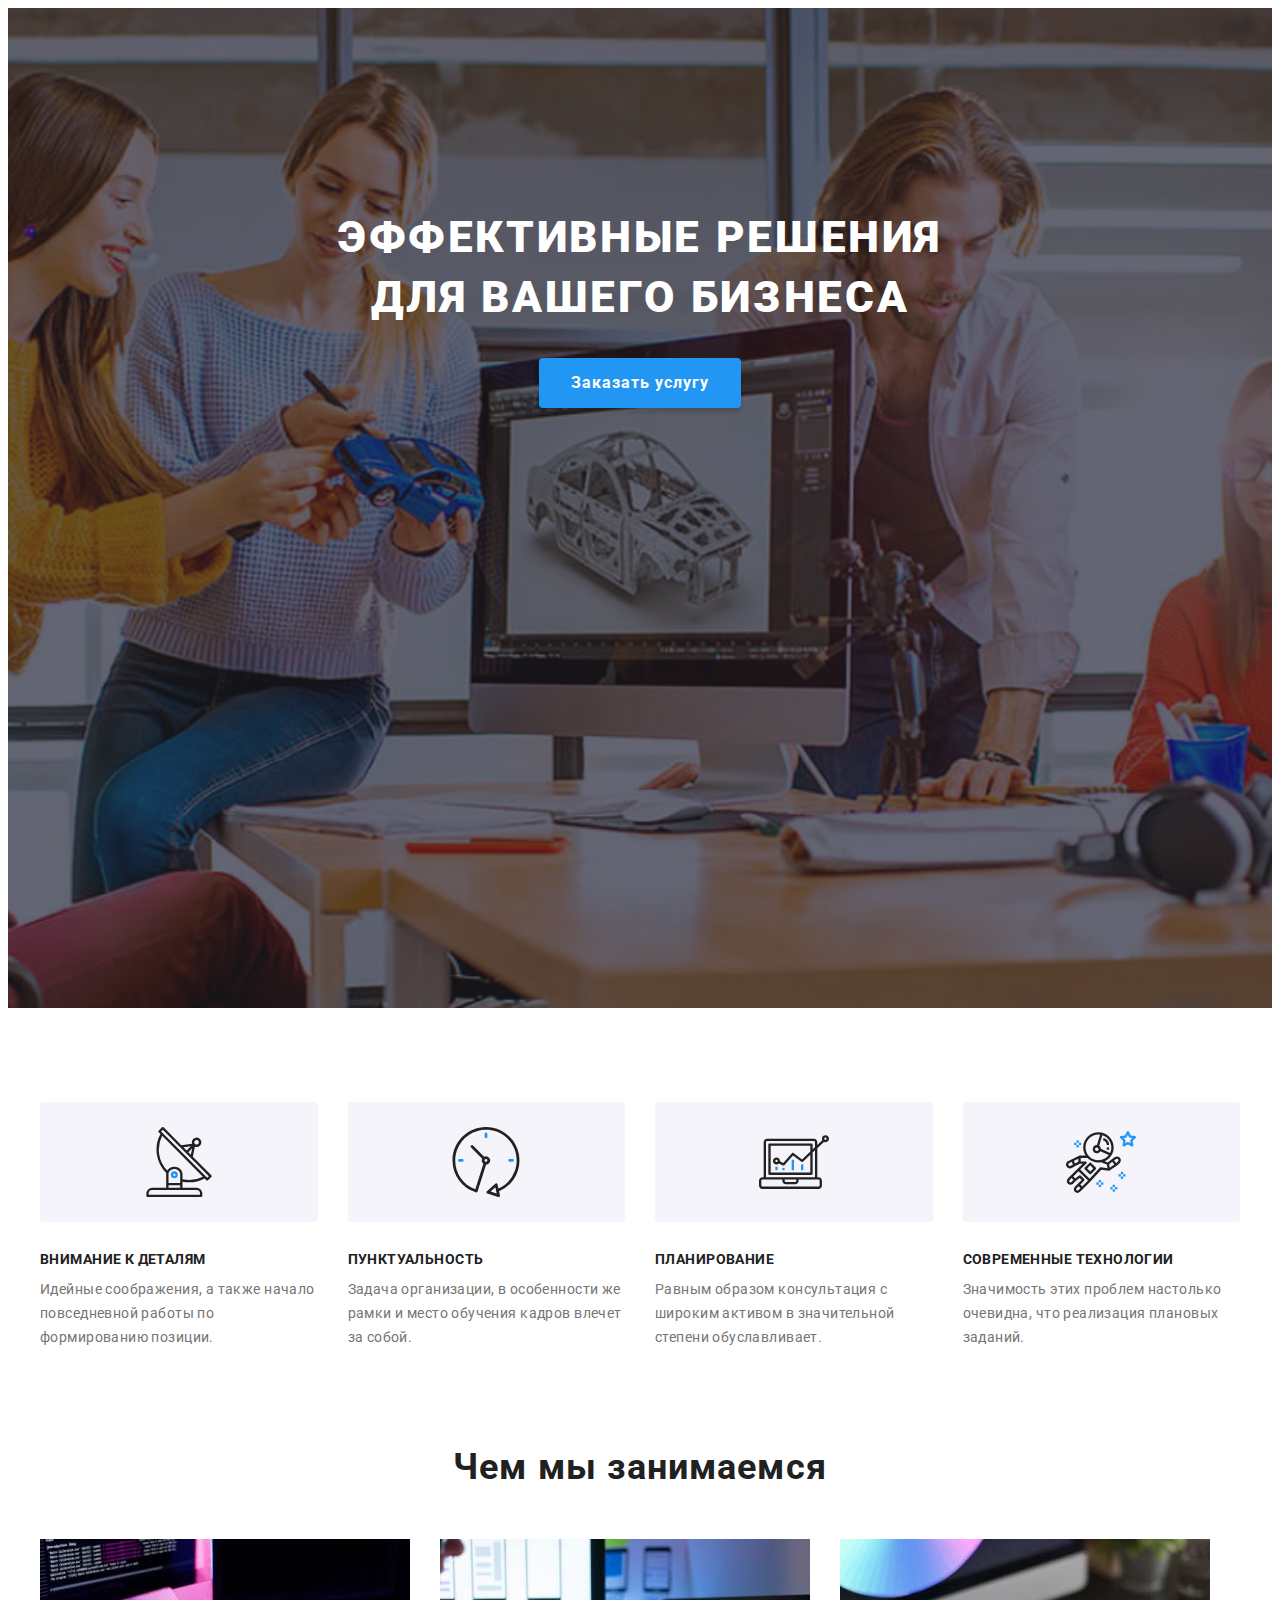
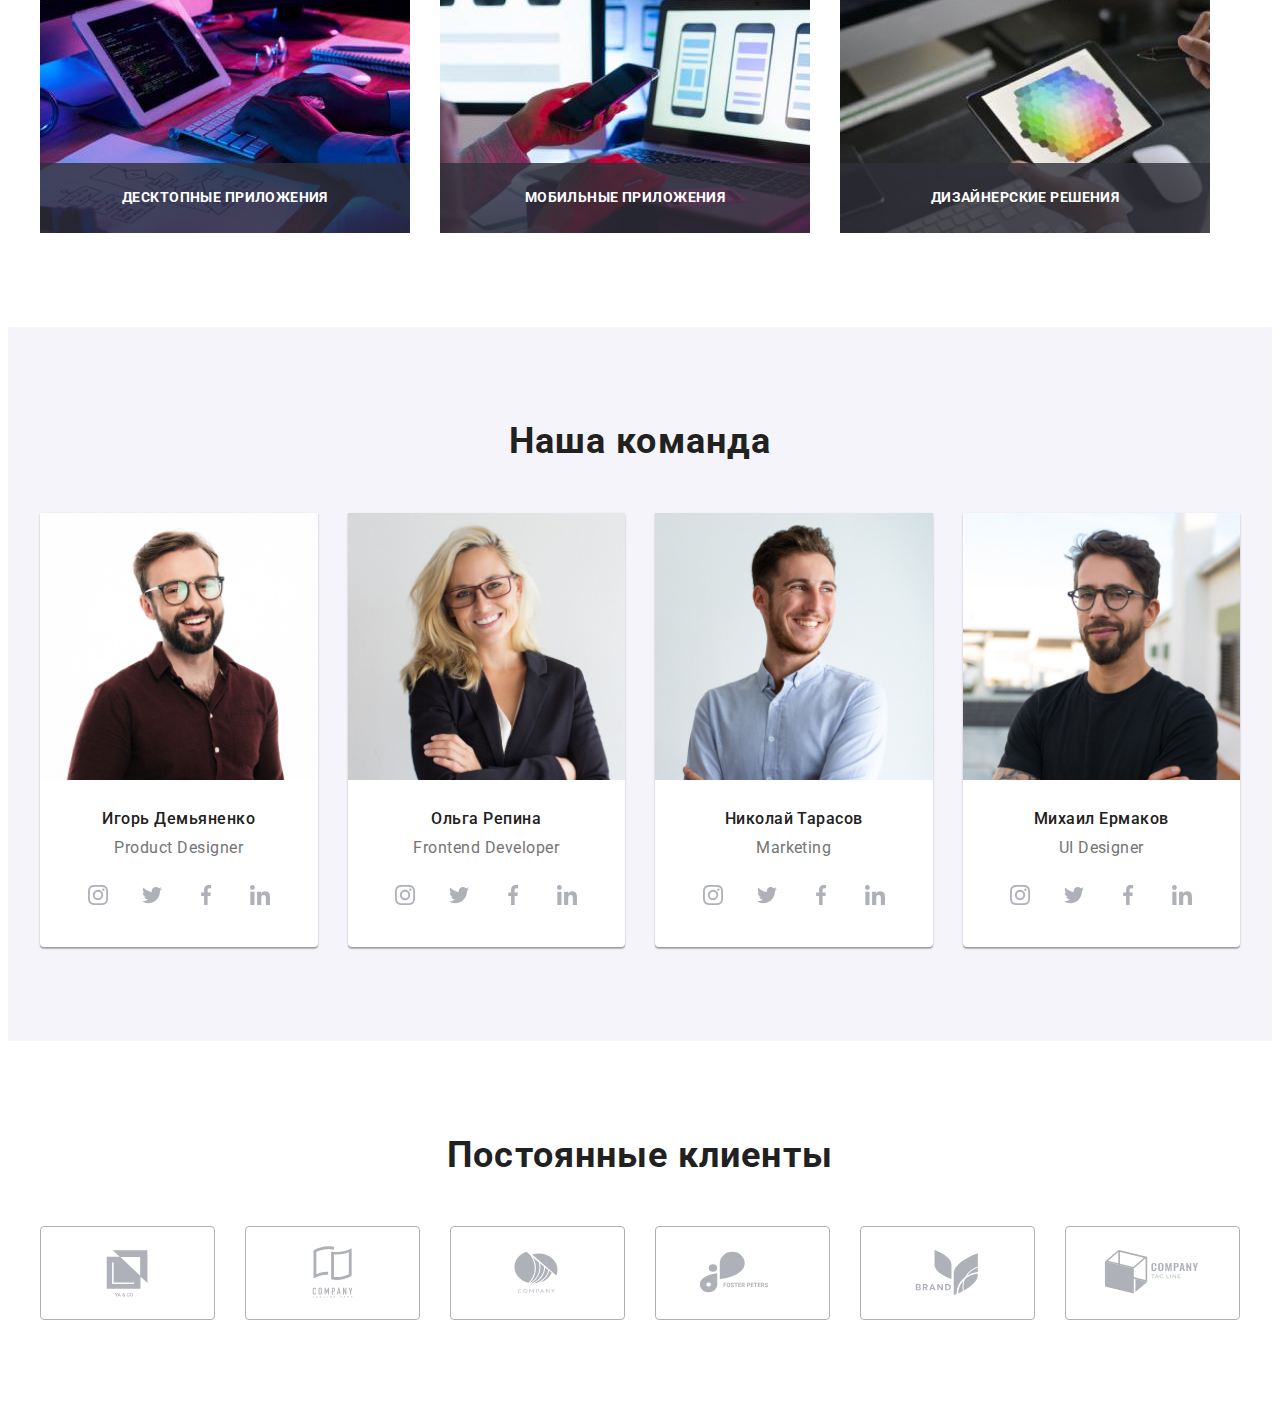
<file: index.html>
<!DOCTYPE html>
<html lang="en">
  <head>
    <meta charset="UTF-8" />
    <meta http-equiv="X-UA-Compatible" content="IE=edge" />
    <meta name="viewport" content="width=device-width, initial-scale=1.0" />
    <title>WebStudio</title>
    <link rel="preconnect" href="https://fonts.googleapis.com" />
    <link rel="preconnect" href="https://fonts.gstatic.com" crossorigin />
    <link
      href="https://fonts.googleapis.com/css2?family=Raleway:wght@700&family=Roboto:wght@400;500;700;900&display=swap"
      rel="stylesheet"
    />
    <link
      rel="stylesheet"
      href="https://cdnjs.cloudflare.com/ajax/libs/modern-normalize/1.1.0/modern-normalize.min.css"
      integrity="sha512-wpPYUAdjBVSE4KJnH1VR1HeZfpl1ub8YT/NKx4PuQ5NmX2tKuGu6U/JRp5y+Y8XG2tV+wKQpNHVUX03MfMFn9Q=="
      crossorigin="anonymous"
      referrerpolicy="no-referrer"
    />
    <link rel="stylesheet" href="./css/main.min.css" />
  </head>
  <body>
    <!-- <header class="header">
      <div class="container header-container">
        <a href="./index.html" class="studio"
          ><span class="web">Web</span>Studio</a
        >
        <nav class="navigation">
          <ul class="navigation__list list">
            <li class="navigation__item">
              <a href="./index.html" class="navigation__link current">Студия</a>
            </li>
            <li class="navigation__item">
              <a href="./portfolio.html" class="navigation__link">Портфолио</a>
            </li>
            <li class="navigation__item">
              <a href="" class="navigation__link">Контакты</a>
            </li>
          </ul>
        </nav>
        <div class="connect">
          <ul class="connect__list list">
            <li class="connect__item">
              <a href="mailto:info@devstudio.com" class="connect__mail"
                ><svg class="icon-envolope" width="16" height="16">
                  <use href="./images/icons.svg#icon-envelope"></use></svg
                >info@devstudio.com</a
              >
            </li>
            <li class="connect__item">
              <a href="tel:+380961111111" class="connect__tel"
                ><svg class="icon-tel" width="16" height="16">
                  <use href="./images/icons.svg#icon-smartphone"></use></svg
                >+38 096 111 11 11</a
              >
            </li>
          </ul>
        </div>
      </div>
    </header> -->
    <main>
      <section class="title section">
        <div class="container title-container">
          <h1 class="pre-title">Эффективные решения для вашего бизнеса</h1>
          <button type="button" class="title-btn btn" data-modal-open>
            Заказать услугу
          </button>
        </div>
      </section>
      <section class="description section">
        <div class="container">
          <h2 class="visually-hidden">Описание</h2>
          <ul class="description-list list">
            <li class="description-item">
              <div class="description-icons">
                <svg class="description-icon" width="70" height="70">
                  <use href="./images/icons.svg#icon-antenna"></use>
                </svg>
              </div>
              <h3 class="description-title">Внимание к деталям</h3>
              <p class="description-after-title">
                Идейные соображения, а также начало повседневной работы по
                формированию позиции.
              </p>
            </li>
            <li class="description-item">
              <div class="description-icons">
                <svg class="description-icon" width="70" height="70">
                  <use href="./images/icons.svg#icon-clock"></use>
                </svg>
              </div>
              <h3 class="description-title">Пунктуальность</h3>
              <p class="description-after-title">
                Задача организации, в особенности же рамки и место обучения
                кадров влечет за собой.
              </p>
            </li>
            <li class="description-item">
              <div class="description-icons">
                <svg class="description-icon" width="70" height="70">
                  <use href="./images/icons.svg#icon-diagram"></use>
                </svg>
              </div>
              <h3 class="description-title">Планирование</h3>
              <p class="description-after-title">
                Равным образом консультация с широким активом в значительной
                степени обуславливает.
              </p>
            </li>
            <li class="description-item">
              <div class="description-icons">
                <svg class="description-icon" width="70" height="70">
                  <use href="./images/icons.svg#icon-astronaut"></use>
                </svg>
              </div>
              <h3 class="description-title">Современные технологии</h3>
              <p class="description-after-title">
                Значимость этих проблем настолько очевидна, что реализация
                плановых заданий.
              </p>
            </li>
          </ul>
        </div>
      </section>
      <section class="work section">
        <div class="container">
          <h2 class="work__title work__title--color-dark">Чем мы занимаемся</h2>
          <ul class="picture__list list">
            <li class="picture__item">
              <img
                src="./image/box 1.jpg"
                alt="Пк"
                width="370"
                height="294"
                class=""
              />
              <p class="picture__application picture__application--color-white">
                Десктопные приложения
              </p>
            </li>
            <li class="picture__item">
              <img
                src="./image/box 2.jpg"
                alt="Телефон"
                width="370"
                height="294"
              />
              <p class="picture__application picture__application--color-white">
                Мобильные приложения
              </p>
            </li>
            <li class="picture__item">
              <img
                src="./image/box 3.jpg"
                alt="Планшет"
                width="370"
                height="294"
              />
              <p class="picture__application picture__application--color-white">
                Дизайнерские решения
              </p>
            </li>
          </ul>
        </div>
      </section>
      <section class="team section">
        <div class="container">
          <h2 class="team__title">Наша команда</h2>
          <ul class="card__list list">
            <li class="card__item">
              <picture>
                <source
                  srcset="
                    ./image/ihor-demianenko-desktop.jpg    1x,
                    ./image/ihor-demianenko-desktop@2x.jpg 2x
                  "
                  media="(min-width: 1200px)"
                />
                <source
                  srcset="
                    ./image/ihor-demianenko-tablet.jpg    1x,
                    ./image/ihor-demianenko-tablet@2x.jpg 2x
                  "
                  media="(min-width: 768px)"
                />
                <source
                  srcset="
                    ./image/ihor-demianenko-mobile.jpg    1x,
                    ./image/ihor-demianenko-mobile@2x.jpg 2x
                  "
                  media="(max-width: 767px)"
                />
                <img
                  src="./image/img-1.jpg"
                  alt="Команда"
                  width="270"
                  height="260"
                />
              </picture>

              <div class="card__person-job">
                <h3 class="card__person card__person--color-dark">
                  Игорь Демьяненко
                </h3>
                <p class="card__job-title card__job-title--color-grey">
                  Product Designer
                </p>
                <ul class="socials list">
                  <li class="social__item">
                    <a href="" class="social__link link">
                      <svg class="social__icon" width="20" height="20">
                        <use href="./images/icons.svg#icon-instagram"></use>
                      </svg>
                    </a>
                  </li>
                  <li class="social__item">
                    <a href="" class="social__link link">
                      <svg class="social__icon" width="20" height="20">
                        <use href="./images/icons.svg#icon-twitter"></use>
                      </svg>
                    </a>
                  </li>
                  <li class="social__item">
                    <a href="" class="social__link link">
                      <svg class="social__icon" width="20" height="20">
                        <use href="./images/icons.svg#icon-facebook"></use>
                      </svg>
                    </a>
                  </li>
                  <li class="social__item">
                    <a href="" class="social__link link">
                      <svg class="social__icon" width="20" height="20">
                        <use href="./images/icons.svg#icon-linkedin"></use>
                      </svg>
                    </a>
                  </li>
                </ul>
              </div>
            </li>
            <li class="card__item">
              <picture>
                <source
                  srcset="
                    ./image/olha-repina-desktop.jpg    1x,
                    ./image/olha-repina-desktop@2x.jpg 2x
                  "
                  media="(min-width: 1200px)"
                />
                <source
                  srcset="
                    ./image/olha-repina-tablet.jpg    1x,
                    ./image/olha-repina-tablet@2x.jpg 2x
                  "
                  media="(min-width: 768px)"
                />
                <source
                  srcset="
                    ./image/olha-repina-mobile.jpg    1x,
                    ./image/olha-repina-mobile@2x.jpg 2x
                  "
                  media="(max-width: 767px)"
                />
                <img
                  src="./image/img-2.jpg"
                  alt="Команда"
                  width="270"
                  height="260"
                />
              </picture>
              <div class="card__person-job">
                <h3 class="card__person card__person--color-dark">
                  Ольга Репина
                </h3>
                <p class="card__job-title card__job-title--color-grey">
                  Frontend Developer
                </p>
                <ul class="socials list">
                  <li class="social__item">
                    <a href="" class="social__link link">
                      <svg class="social__icon" width="20" height="20">
                        <use href="./images/icons.svg#icon-instagram"></use>
                      </svg>
                    </a>
                  </li>
                  <li class="social__item">
                    <a href="" class="social__link link">
                      <svg class="social__icon" width="20" height="20">
                        <use href="./images/icons.svg#icon-twitter"></use>
                      </svg>
                    </a>
                  </li>
                  <li class="social__item">
                    <a href="" class="social__link link">
                      <svg class="social__icon" width="20" height="20">
                        <use href="./images/icons.svg#icon-facebook"></use>
                      </svg>
                    </a>
                  </li>
                  <li class="social__item">
                    <a href="" class="social__link link">
                      <svg class="social__icon" width="20" height="20">
                        <use href="./images/icons.svg#icon-linkedin"></use>
                      </svg>
                    </a>
                  </li>
                </ul>
              </div>
            </li>
            <li class="card__item">
              <picture>
                <source
                  srcset="
                    ./image/nikolay-tarasov-desktop.jpg    1x,
                    ./image/nikolay-tarasov-desktop@2x.jpg 2x
                  "
                  media="(min-width: 1200px)"
                />
                <source
                  srcset="
                    ./image/nikolay-tarasov-tablet.jpg    1x,
                    ./image/nikolay-tarasov-tablet@2x.jpg 2x
                  "
                  media="(min-width: 768px)"
                />
                <source
                  srcset="
                    ./image/nikolay-tarasov-mobile.jpg    1x,
                    ./image/nikolay-tarasov-mobile@2x.jpg 2x
                  "
                  media="(max-width: 767px)"
                />
                <img
                  src="./image/img-3.jpg"
                  alt="Команда"
                  width="270"
                  height="260"
                />
              </picture>

              <div class="card__person-job">
                <h3 class="card__person card__person--color-dark">
                  Николай Тарасов
                </h3>
                <p class="card__job-title card__job-title--color-grey">
                  Marketing
                </p>
                <ul class="socials list">
                  <li class="social__item">
                    <a href="" class="social__link link">
                      <svg class="social__icon" width="20" height="20">
                        <use href="./images/icons.svg#icon-instagram"></use>
                      </svg>
                    </a>
                  </li>
                  <li class="social__item">
                    <a href="" class="social__link link">
                      <svg class="social__icon" width="20" height="20">
                        <use href="./images/icons.svg#icon-twitter"></use>
                      </svg>
                    </a>
                  </li>
                  <li class="social__item">
                    <a href="" class="social__link link">
                      <svg class="social__icon" width="20" height="20">
                        <use href="./images/icons.svg#icon-facebook"></use>
                      </svg>
                    </a>
                  </li>
                  <li class="social__item">
                    <a href="" class="social__link link">
                      <svg class="social__icon" width="20" height="20">
                        <use href="./images/icons.svg#icon-linkedin"></use>
                      </svg>
                    </a>
                  </li>
                </ul>
              </div>
            </li>
            <li class="card__item">
              <picture>
                <source
                  srcset="
                    ./image/mikhail-ermakov-desktop.jpg    1x,
                    ./image/mikhail-ermakov-desktop@2x.jpg 2x
                  "
                  media="(min-width: 1200px)"
                />
                <source
                  srcset="
                    ./image/mikhail-ermakov-tablet.jpg    1x,
                    ./image/mikhail-ermakov-tablet@2x.jpg 2x
                  "
                  media="(min-width: 768px)"
                />
                <source
                  srcset="
                    ./image/mikhail-ermakov-mobile.jpg    1x,
                    ./image/mikhail-ermakov-mobile@2x.jpg 2x
                  "
                  media="(max-width: 767px)"
                />
                <img
                  src="./image/img-4.jpg"
                  alt="Команда"
                  width="270"
                  height="260"
                />
              </picture>

              <div class="card__person-job">
                <h3 class="card__person card__person--color-dark">
                  Михаил Ермаков
                </h3>
                <p class="card__job-title card__job-title--color-grey">
                  UI Designer
                </p>
                <ul class="socials list">
                  <li class="social__item">
                    <a href="" class="social__link link">
                      <svg class="social__icon" width="20" height="20">
                        <use href="./images/icons.svg#icon-instagram"></use>
                      </svg>
                    </a>
                  </li>
                  <li class="social__item">
                    <a href="" class="social__link link">
                      <svg class="social__icon" width="20" height="20">
                        <use href="./images/icons.svg#icon-twitter"></use>
                      </svg>
                    </a>
                  </li>
                  <li class="social__item">
                    <a href="" class="social__link link">
                      <svg class="social__icon" width="20" height="20">
                        <use href="./images/icons.svg#icon-facebook"></use>
                      </svg>
                    </a>
                  </li>
                  <li class="social__item">
                    <a href="" class="social__link link">
                      <svg class="social__icon" width="20" height="20">
                        <use href="./images/icons.svg#icon-linkedin"></use>
                      </svg>
                    </a>
                  </li>
                </ul>
              </div>
            </li>
          </ul>
        </div>
      </section>
      <section class="section">
        <div class="container">
          <h2 class="client-title">Постоянные клиенты</h2>
          <ul class="clients-list list">
            <li class="clients-item">
              <a href="" class="client-social-link link">
                <svg class="client-icon" width="106" height="60">
                  <use href="./images/icons.svg#icon-Logo-1"></use>
                </svg>
              </a>
            </li>
            <li class="clients-item">
              <a href="" class="client-social-link link">
                <svg class="client-icon" width="106" height="60">
                  <use href="./images/icons.svg#icon-Logo-2"></use>
                </svg>
              </a>
            </li>
            <li class="clients-item">
              <a href="" class="client-social-link link">
                <svg class="client-icon" width="106" height="60">
                  <use href="./images/icons.svg#icon-Logo-3"></use>
                </svg>
              </a>
            </li>
            <li class="clients-item">
              <a href="" class="client-social-link link">
                <svg class="client-icon" width="106" height="60">
                  <use href="./images/icons.svg#icon-Logo-4"></use>
                </svg>
              </a>
            </li>
            <li class="clients-item">
              <a href="" class="client-social-link link">
                <svg class="client-icon" width="106" height="60">
                  <use href="./images/icons.svg#icon-Logo-5"></use>
                </svg>
              </a>
            </li>
            <li class="clients-item">
              <a href="" class="client-social-link link">
                <svg class="client-icon" width="106" height="60">
                  <use href="./images/icons.svg#icon-Logo-6"></use>
                </svg>
              </a>
            </li>
          </ul>
        </div>
      </section>
    </main>
    <!-- <footer class="footer">
      <div class="container footer-wrap">
        <div class="footer-logo">
          <div class="webstudio">
            <a href="./index.html" class="footer-studio"
              ><span class="web">Web</span>Studio</a
            >
          </div>
          <address class="footer-address">
            <a
              href="https://goo.gl/maps/j2xao7N6VXjpigtG7"
              target="_blank"
              rel="noopener noreferrer nofollow "
              class="footer-address-title"
              >г. Киев, пр-т Леси Украинки, 26
            </a>
            <a href="mailto:info@example.com" class="footer-mail"
              >info@example.com</a
            >
            <a href="tel:+380991111111" class="footer-tel">+38 099 111 11 11</a>
          </address>
        </div>
        <div class="footer-box">
          <h3 class="box-join">присоединяйтесь</h3>
          <ul class="footer-social-list list">
            <li class="footer-social-item">
              <a href="" class="footer-social-link link">
                <svg class="footer-icon" width="20" height="20">
                  <use href="./images/icons.svg#icon-instagram"></use>
                </svg>
              </a>
            </li>
            <li class="footer-social-item">
              <a href="" class="footer-social-link link">
                <svg class="footer-icon" width="20" height="20">
                  <use href="./images/icons.svg#icon-twitter"></use>
                </svg>
              </a>
            </li>
            <li class="footer-social-item">
              <a href="" class="footer-social-link link">
                <svg class="footer-icon" width="20" height="20">
                  <use href="./images/icons.svg#icon-facebook"></use>
                </svg>
              </a>
            </li>
            <li class="footer-social-item">
              <a href="" class="footer-social-link link">
                <svg class="footer-icon" width="20" height="20">
                  <use href="./images/icons.svg#icon-linkedin"></use>
                </svg>
              </a>
            </li>
          </ul>
        </div>
        <div class="footer-box-subscribe">
          <form class="modal-form-subscribe">
            <p class="label-subscribe">Подпишитесь на рассылку</p>
            <div class="subscribe-wrap">
              <input
                type="email"
                class="input-email"
                name="email"
                placeholder="E-mail"
                id="email"
              />
              <button type="submit" class="btn-subscribe">Подписаться
                <svg class="icon-subcribe" width="24" height="24">
                <use href="./images/icons.svg#icon-icon-send"></use>
              </svg>
              </button>
            </div>
          </form>
        </div>
      </div>
    </footer> -->
    <div class="backdrop is-hidden" data-modal>
      <div class="modal">
        <button type="button" class="close-btn" data-modal-close>
          <svg class="modal-icon" width="11" height="11">
            <use href="./images/icons.svg#icon-Vector"></use>
          </svg>
        </button>
        <p class="modal-title">Оставьте свои данные, мы вам перезвоним</p>
        <form class="modal-form">
          <div class="modal-field">
            <label for="user-name" class="modal-label">Имя</label>
            <div class="input-wrap">
              <input
                type="text"
                class="modal-input"
                name="user-name"
                id="user-name"
              />
              <svg class="input-icon" width="18" height="18">
                <use href="./images/icons.svg#icon-person-black-18dp-1"></use>
              </svg>
            </div>
          </div>
          <div class="modal-field">
            <label for="user-tel" class="modal-label">Телефон</label>
            <div class="input-wrap">
              <input
                type="tel"
                class="modal-input"
                name="user-tel"
                id="user-tel"
              />
              <svg class="input-icon" width="18" height="18">
                <use href="./images/icons.svg#icon-phone-black-18dp-1"></use>
              </svg>
            </div>
          </div>
          <div class="modal-field">
            <label for="user-email" class="modal-label">Почта</label>
            <div class="input-wrap">
              <input
                type="email"
                class="modal-input"
                name="user-email"
                id="user-email"
              />
              <svg class="input-icon" width="18" height="18">
                <use href="./images/icons.svg#icon-email-black-18dp-1"></use>
              </svg>
            </div>
          </div>
          <div class="modal-field-text">
            <label for="user-text" class="modal-label">Комментарий</label>
            <textarea
              name="user-text"
              id="user-text"
              placeholder="Введите текст"
              class="modal-text"
            ></textarea>
          </div>
          <div class="modal-field-check">
            <input
              type="checkbox"
              name="policy"
              id="policy"
              class="modal-check visually-hidden"
              value="true"
            />
            <label class="check-text" for="policy">
              <span>
                <svg class="check-icon" width="13" height="10">
                  <use href="./images/icons.svg#icon-Vector-1"></use>
                </svg>
              </span>
              Соглашаюсь с рассылкой и принимаю&nbsp<a
                href=""
                class="check-link"
                >Условия договора</a
              ></label
            >
          </div>
          <button type="submit" class="btn checkbox-button">Отправить</button>
        </form>
      </div>
    </div>
    <script src="./js/modal.js"></script>
  </body>
</html>
</file>
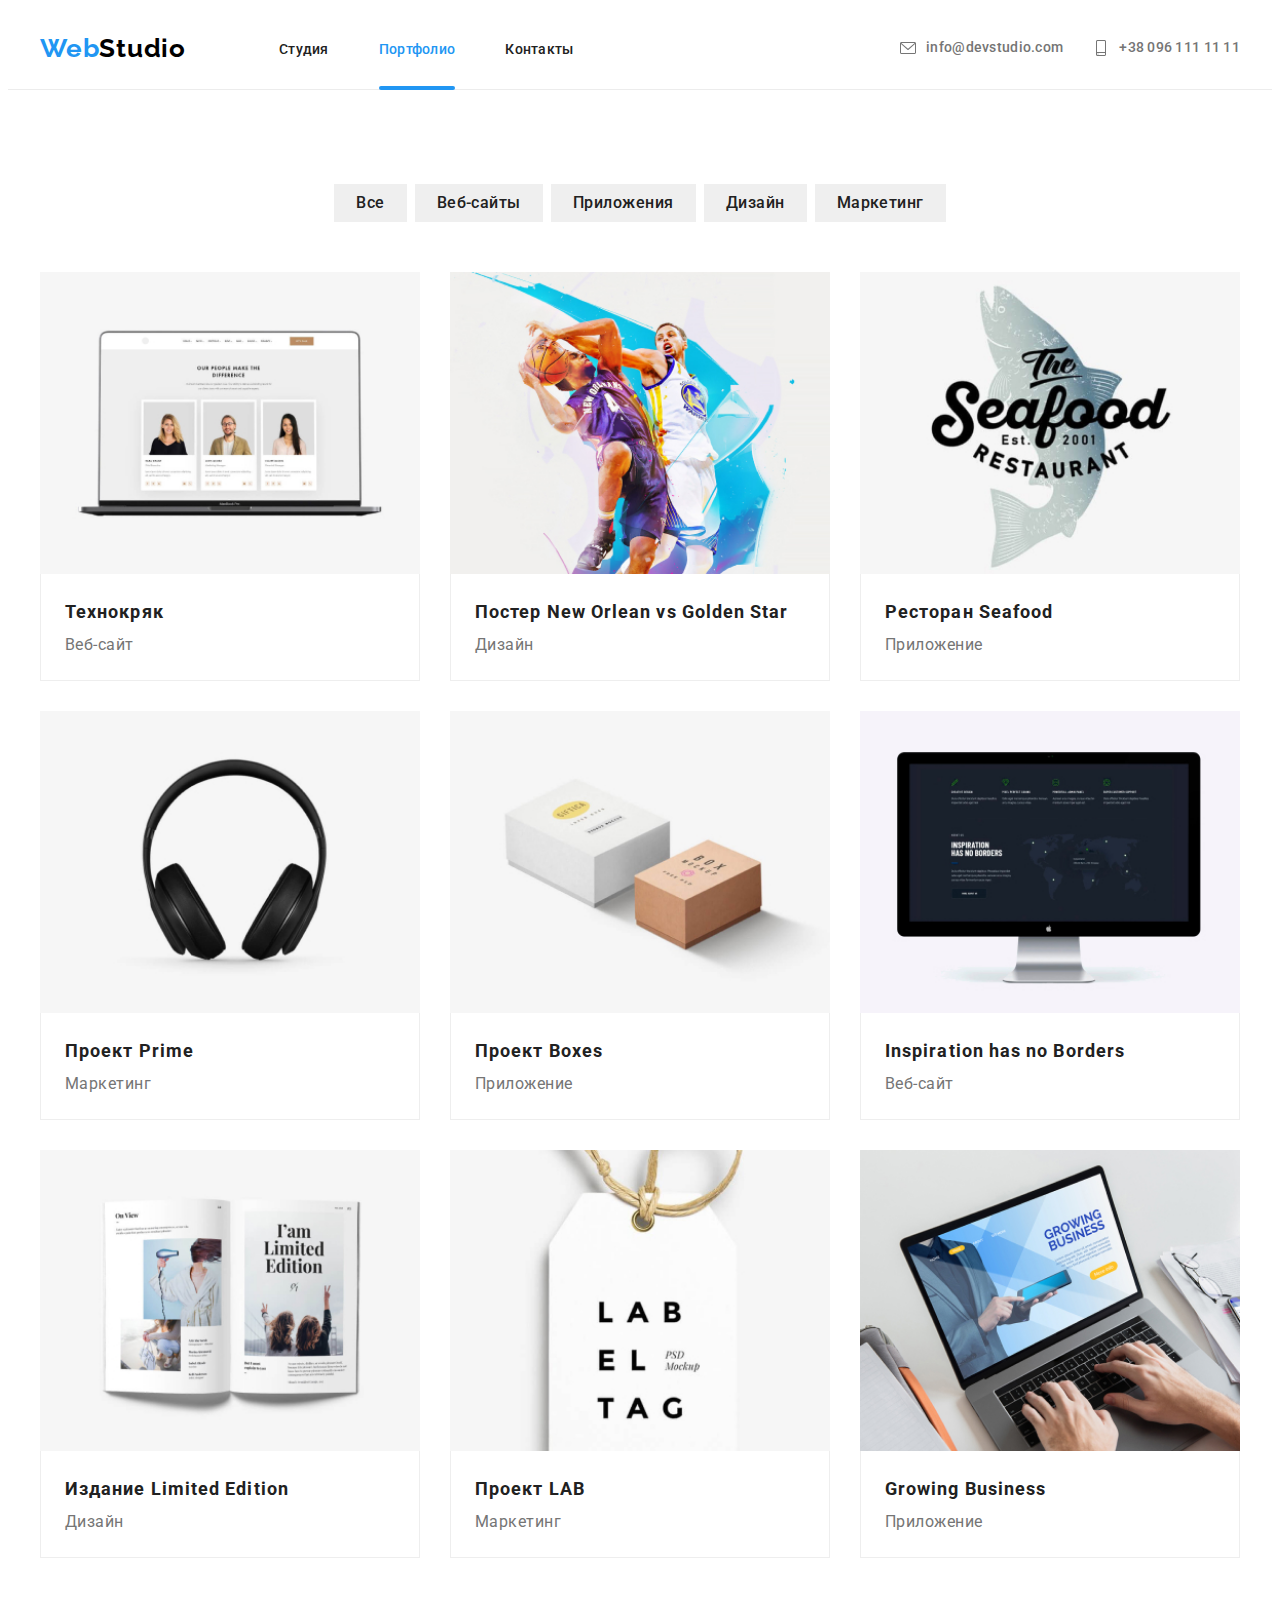
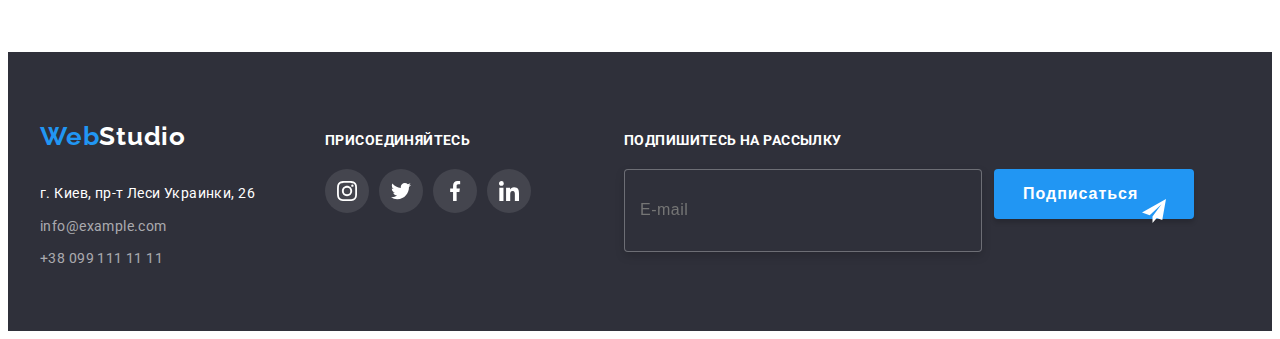
<file: portfolio.html>
<!DOCTYPE html>
<html lang="en">
  <head>
    <meta charset="UTF-8" />
    <meta http-equiv="X-UA-Compatible" content="IE=edge" />
    <meta name="viewport" content="width=device-width, initial-scale=1.0" />
    <title>WebStudio</title>
    <link rel="preconnect" href="https://fonts.googleapis.com" />
    <link rel="preconnect" href="https://fonts.gstatic.com" crossorigin />
    <link
      href="https://fonts.googleapis.com/css2?family=Raleway:wght@700&family=Roboto:wght@400;500;700;900&display=swap"
      rel="stylesheet"
    />
    <link
      rel="stylesheet"
      href="https://cdnjs.cloudflare.com/ajax/libs/modern-normalize/1.1.0/modern-normalize.min.css"
      integrity="sha512-wpPYUAdjBVSE4KJnH1VR1HeZfpl1ub8YT/NKx4PuQ5NmX2tKuGu6U/JRp5y+Y8XG2tV+wKQpNHVUX03MfMFn9Q=="
      crossorigin="anonymous"
      referrerpolicy="no-referrer"
    />
    <link rel="stylesheet" href="./css/main.min.css" />
  </head>
  <body>
    <header class="header">
      <div class="container header-container">
        <a href="./index.html" class="studio"
          ><span class="web">Web</span>Studio</a
        >
        <nav class="navigation">
          <ul class="navigation__list list">
            <li class="navigation__item">
              <a href="./index.html" class="navigation__link">Студия</a>
            </li>
            <li class="navigation__item">
              <a href="./portfolio.html" class="navigation__link current"
                >Портфолио</a
              >
            </li>
            <li class="navigation__item">
              <a href="" class="navigation__link">Контакты</a>
            </li>
          </ul>
        </nav>
        <div class="connect">
          <ul class="connect__list list">
            <li class="connect__item">
              <a href="mailto:info@devstudio.com" class="connect__mail"
                ><svg class="icon-envolope" width="16" height="16">
                  <use href="./images/icons.svg#icon-envelope"></use></svg
                >info@devstudio.com</a
              >
            </li>
            <li class="connect__item">
              <a href="tel:+380961111111" class="connect__tel"
                ><svg class="icon-tel" width="16" height="16">
                  <use href="./images/icons.svg#icon-smartphone"></use></svg
                >+38 096 111 11 11</a
              >
            </li>
          </ul>
        </div>
      </div>
    </header>
    <main>
      <section class="hero section">
        <div class="container">
          <ul class="hero-list list">
            <li class="hero-item">
              <button type="button" class="hero-btn">Все</button>
            </li>
            <li class="hero-item">
              <button type="button" class="hero-btn">Веб-сайты</button>
            </li>
            <li class="hero-item">
              <button type="button" class="hero-btn">Приложения</button>
            </li>
            <li class="hero-item">
              <button type="button" class="hero-btn">Дизайн</button>
            </li>
            <li class="hero-item">
              <button type="button" class="hero-btn">Маркетинг</button>
            </li>
          </ul>
          <ul class="descr-list list">
            <li class="descr-item">
              <a href="./portfolio.html" class="descr-link link">
                <div class="descr-item-overlay">
                  <img
                    src="./image/portfolio/portfolio 1.jpg"
                    alt="Веб-сайт"
                    width="370"
                    height="294"
                  />
                  <p class="descr-item-text">
                    Ресурс предлагает комплексные предложения с разным уровнем
                    функционала и сервисов. Все это позволит посетителю получить
                    исчерпывающие сведения о компании или частном лице.
                  </p>
                </div>
                <div class="descr-title-main">
                  <h3 class="descr-title">Технокряк</h3>
                  <p class="descr-after-title">Веб-сайт</p>
                </div>
              </a>
            </li>
            <li class="descr-item">
              <a href="./portfolio.html" class="descr-link link">
                <div class="descr-item-overlay">
                  <img
                    src="./image/portfolio/portfolio 2.jpg"
                    alt="Дизайн"
                    width="370"
                    height="294"
                  />
                  <p class="descr-item-text">
                    Ресурс предлагает комплексные предложения с разным уровнем
                    функционала и сервисов. Все это позволит посетителю получить
                    исчерпывающие сведения о компании или частном лице.
                  </p>
                </div>
                <div class="descr-title-main">
                  <h3 class="descr-title">Постер New Orlean vs Golden Star</h3>
                  <p class="descr-after-title">Дизайн</p>
                </div>
              </a>
            </li>
            <li class="descr-item">
              <a href="./portfolio.html" class="descr-link link">
                <div class="descr-item-overlay">
                  <img
                    src="./image/portfolio/portfolio 3.jpg"
                    alt="Приложение"
                    width="370"
                    height="294"
                  />
                  <p class="descr-item-text">
                    Ресурс предлагает комплексные предложения с разным уровнем
                    функционала и сервисов. Все это позволит посетителю получить
                    исчерпывающие сведения о компании или частном лице.
                  </p>
                </div>
                <div class="descr-title-main">
                  <h3 class="descr-title">Ресторан Seafood</h3>
                  <p class="descr-after-title">Приложение</p>
                </div>
              </a>
            </li>
            <li class="descr-item">
              <a href="./portfolio.html" class="descr-link link">
                <div class="descr-item-overlay">
                  <img
                    src="./image/portfolio/portfolio 4.jpg"
                    alt="Маркетинг"
                    width="370"
                    height="294"
                  />
                  <p class="descr-item-text">
                    Ресурс предлагает комплексные предложения с разным уровнем
                    функционала и сервисов. Все это позволит посетителю получить
                    исчерпывающие сведения о компании или частном лице.
                  </p>
                </div>
                <div class="descr-title-main">
                  <h3 class="descr-title">Проект Prime</h3>
                  <p class="descr-after-title">Маркетинг</p>
                </div>
              </a>
            </li>
            <li class="descr-item">
              <a href="./portfolio.html" class="descr-link link">
                <div class="descr-item-overlay">
                  <img
                    src="./image/portfolio/portfolio 5.jpg"
                    alt="Приложение"
                    width="370"
                    height="294"
                  />
                  <p class="descr-item-text">
                    Ресурс предлагает комплексные предложения с разным уровнем
                    функционала и сервисов. Все это позволит посетителю получить
                    исчерпывающие сведения о компании или частном лице.
                  </p>
                </div>
                <div class="descr-title-main">
                  <h3 class="descr-title">Проект Boxes</h3>
                  <p class="descr-after-title">Приложение</p>
                </div>
              </a>
            </li>
            <li class="descr-item">
              <a href="./portfolio.html" class="descr-link link">
                <div class="descr-item-overlay">
                  <img
                    src="./image/portfolio/portfolio 6.jpg"
                    alt="Веб-сайт"
                    width="370"
                    height="294"
                  />
                  <p class="descr-item-text">
                    Ресурс предлагает комплексные предложения с разным уровнем
                    функционала и сервисов. Все это позволит посетителю получить
                    исчерпывающие сведения о компании или частном лице.
                  </p>
                </div>
                <div class="descr-title-main">
                  <h3 class="descr-title">Inspiration has no Borders</h3>
                  <p class="descr-after-title">Веб-сайт</p>
                </div>
              </a>
            </li>
            <li class="descr-item">
              <a href="./portfolio.html" class="descr-link link">
                <div class="descr-item-overlay">
                  <img
                    src="./image/portfolio/portfolio 7.jpg"
                    alt="Дизайн"
                    width="370"
                    height="294"
                  />
                  <p class="descr-item-text">
                    Ресурс предлагает комплексные предложения с разным уровнем
                    функционала и сервисов. Все это позволит посетителю получить
                    исчерпывающие сведения о компании или частном лице.
                  </p>
                </div>
                <div class="descr-title-main">
                  <h3 class="descr-title">Издание Limited Edition</h3>
                  <p class="descr-after-title">Дизайн</p>
                </div>
              </a>
            </li>
            <li class="descr-item">
              <a href="./portfolio.html" class="descr-link link">
                <div class="descr-item-overlay">
                  <img
                    src="./image/portfolio/portfolio 8.jpg"
                    alt="Маркетинг"
                    width="370"
                    height="294"
                  />
                  <p class="descr-item-text">
                    Ресурс предлагает комплексные предложения с разным уровнем
                    функционала и сервисов. Все это позволит посетителю получить
                    исчерпывающие сведения о компании или частном лице.
                  </p>
                </div>
                <div class="descr-title-main">
                  <h3 class="descr-title">Проект LAB</h3>
                  <p class="descr-after-title">Маркетинг</p>
                </div>
              </a>
            </li>
            <li class="descr-item">
              <a href="./portfolio.html" class="descr-link link">
                <div class="descr-item-overlay">
                  <img
                    src="./image/portfolio/portfolio 9.jpg"
                    alt="Приложение"
                    width="370"
                    height="294"
                  />
                  <p class="descr-item-text">
                    Ресурс предлагает комплексные предложения с разным уровнем
                    функционала и сервисов. Все это позволит посетителю получить
                    исчерпывающие сведения о компании или частном лице.
                  </p>
                </div>
                <div class="descr-title-main">
                  <h3 class="descr-title">Growing Business</h3>
                  <p class="descr-after-title">Приложение</p>
                </div>
              </a>
            </li>
          </ul>
        </div>
      </section>
    </main>
    <footer class="footer">
      <div class="container footer-wrap">
        <div class="footer-logo">
          <div class="webstudio">
            <a href="./index.html" class="footer-studio"
              ><span class="web">Web</span>Studio</a
            >
          </div>
          <address class="footer-address">
            <a
              href="https://goo.gl/maps/j2xao7N6VXjpigtG7"
              target="_blank"
              rel="noopener noreferrer nofollow "
              class="footer-address-title"
              >г. Киев, пр-т Леси Украинки, 26
            </a>
            <a href="mailto:info@example.com" class="footer-mail"
              >info@example.com</a
            >
            <a href="tel:+380991111111" class="footer-tel">+38 099 111 11 11</a>
          </address>
        </div>
        <div class="footer-box">
          <h3 class="box-join">присоединяйтесь</h3>
          <ul class="footer-social-list list">
            <li class="footer-social-item">
              <a href="" class="footer-social-link link">
                <svg class="footer-icon" width="20" height="20">
                  <use href="./images/icons.svg#icon-instagram"></use>
                </svg>
              </a>
            </li>
            <li class="footer-social-item">
              <a href="" class="footer-social-link link">
                <svg class="footer-icon" width="20" height="20">
                  <use href="./images/icons.svg#icon-twitter"></use>
                </svg>
              </a>
            </li>
            <li class="footer-social-item">
              <a href="" class="footer-social-link link">
                <svg class="footer-icon" width="20" height="20">
                  <use href="./images/icons.svg#icon-facebook"></use>
                </svg>
              </a>
            </li>
            <li class="footer-social-item">
              <a href="" class="footer-social-link link">
                <svg class="footer-icon" width="20" height="20">
                  <use href="./images/icons.svg#icon-linkedin"></use>
                </svg>
              </a>
            </li>
          </ul>
        </div>
        <div class="footer-box-subscribe">
          <form class="modal-form-subscribe">
            <p class="label-subscribe">Подпишитесь на рассылку</p>
            <div class="subscribe-wrap">
              <input
                type="email"
                class="input-email"
                name="email"
                placeholder="E-mail"
                id="email"
              />
              <button type="submit" class="btn-subscribe">
                Подписаться
                <svg class="icon-subcribe" width="24" height="24">
                  <use href="./images/icons.svg#icon-icon-send"></use>
                </svg>
              </button>
            </div>
          </form>
        </div>
      </div>
    </footer>
  </body>
</html>
</file>
<file: css/main.min.css>
:root{--accent-color: #2196f3;--first-text-color: #212121;--second-text-color: #757575}.visually-hidden{position:absolute;white-space:nowrap;width:1px;height:1px;overflow:hidden;border:0;padding:0;clip:rect(0 0 0 0);clip-path:inset(50%);margin:-1px}p,h1,h2,h3,h4,h5,h6{margin:0}ul,ol{margin:0;padding-left:0}img{display:block;max-width:100%;height:auto;width:100%}body{font-family:"Roboto",sans-serif;color:#212121}.section{padding-top:60px;padding-bottom:60px}@media screen and (min-width: 1200px){.section{padding-bottom:94px;padding-top:94px}}.list{list-style:none}.link{text-decoration:none}.container{width:100%;margin-left:auto;margin-right:auto;padding-left:15px;padding-right:15px}@media screen and (min-width: 480px){.container{width:480px}}@media screen and (min-width: 768px){.container{width:768px}}@media screen and (min-width: 1200px){.container{width:1200px}}.title{text-align:center;padding-top:118px;padding-bottom:118px;height:400px;background-image:linear-gradient(rgba(47, 48, 58, 0.4), rgba(47, 48, 58, 0.4)),url(../image/title-mobile.jpg);background-repeat:no-repeat;background-position:center;background-size:cover}@media screen and (min-device-pixel-ratio: 2)and (max-width: 767px),screen and (min-resolution: 192dpi)and (max-width: 767px),screen and (min-resolution: 2dppx)and (max-width: 767px){.title{background-image:linear-gradient(rgba(47, 48, 58, 0.4), rgba(47, 48, 58, 0.4)),url(../image/title-mobile@2x.jpg)}}@media screen and (min-width: 768px){.title{background-image:linear-gradient(rgba(47, 48, 58, 0.4), rgba(47, 48, 58, 0.4)),url(../image/title-tablet.jpg)}}@media screen and (min-width: 768px)and (min-device-pixel-ratio: 2)and (min-width: 768px),screen and (min-width: 768px)and (min-resolution: 192dpi)and (min-width: 768px),screen and (min-width: 768px)and (min-resolution: 2dppx)and (min-width: 768px){.title{background-image:linear-gradient(rgba(47, 48, 58, 0.4), rgba(47, 48, 58, 0.4)),url(../image/title-tablet@2x.jpg)}}@media screen and (min-width: 1200px){.title{height:600px;padding:200px 0;background-image:linear-gradient(rgba(47, 48, 58, 0.4), rgba(47, 48, 58, 0.4)),url(../image/title-desktop.jpg)}}@media screen and (min-width: 1200px)and (min-device-pixel-ratio: 2)and (min-width: 1200px),screen and (min-width: 1200px)and (min-resolution: 192dpi)and (min-width: 1200px),screen and (min-width: 1200px)and (min-resolution: 2dppx)and (min-width: 1200px){.title{background-image:linear-gradient(rgba(47, 48, 58, 0.4), rgba(47, 48, 58, 0.4)),url(../image/title-desktop@2x.jpg)}}.pre-title{font-weight:900;font-size:44px;line-height:1.36;text-align:center;text-transform:uppercase;color:#fff;letter-spacing:.06em;width:696px;margin-left:auto;margin-right:auto;margin-bottom:30px}.btn{color:#fff;display:inline-block;font-family:inherit;box-shadow:0px 4px 4px rgba(0,0,0,.15);border:none;border-radius:4px;background:var(--accent-color);letter-spacing:.06em;cursor:pointer;padding:10px 32px;text-align:center;transition-property:background,box-shadow;transition-duration:250ms;transition-timing-function:cubic-bezier(0.4, 0, 0.2, 1)}.btn:hover{background:#188ce8;box-shadow:0px 4px 4px rgba(0,0,0,.15);border-radius:4px}.title-btn{font-weight:700;font-size:16px;line-height:1.87;color:#fff}.container{width:100%;margin-left:auto;margin-right:auto;padding-left:15px;padding-right:15px}@media screen and (min-width: 480px){.container{width:480px}}@media screen and (min-width: 768px){.container{width:768px}}@media screen and (min-width: 1200px){.container{width:1200px}}.container{width:100%;margin-left:auto;margin-right:auto;padding-left:15px;padding-right:15px}@media screen and (min-width: 480px){.container{width:480px}}@media screen and (min-width: 768px){.container{width:768px}}@media screen and (min-width: 1200px){.container{width:1200px}}.header{padding-top:25px;padding-bottom:25px;border-bottom:1px solid #ececec}.header-container{display:flex;align-items:center}.navigation__list{display:flex;gap:50px}.studio{font-weight:700;font-size:26px;line-height:1.19;letter-spacing:.03em;font-family:"Raleway";color:#000;text-decoration:none;margin-right:93px}@media screen and (min-width: 768px){.studio{margin-right:88px}}@media screen and (min-width: 1200px){.studio{margin-right:93px}}@media screen and (min-width: 768px)and (max-width: 1199px){.studio{display:flex;align-items:center}}@media screen and (min-width: 1200px){.studio{display:flex;align-items:center}}.web{font-weight:700;font-size:26px;line-height:1.19;letter-spacing:.03em;font-family:"Raleway";text-decoration:none;color:var(--accent-color)}.navigation__list{display:block}@media screen and (max-width: 767px){.navigation__list{display:none}}@media screen and (min-width: 768px)and (max-width: 1199px){.navigation__list{display:flex}}@media screen and (min-width: 1200px){.navigation__list{display:flex;align-items:center}}.navigation__link{font-weight:500;font-size:14px;line-height:1.14;letter-spacing:.02em;text-decoration:none;color:var(--first-text-color);transition-property:color;transition-duration:250ms;transition-timing-function:cubic-bezier(0.4, 0, 0.2, 1)}.navigation__link:hover,.navigation__link:focus{font-weight:500;font-size:14px;line-height:1.14;letter-spacing:.02em;color:var(--accent-color)}.current{color:var(--accent-color);position:relative}.current::after{position:absolute;bottom:-33px;content:"";height:4px;width:100%;background:currentColor;border-radius:2px;display:block;left:0}.icon-envolope{margin-right:10px;fill:currentColor}.icon-tel{margin-right:10px;fill:currentColor}.connect__mail,.connect__tel{display:flex;justify-content:center;align-items:center;font-weight:500;font-size:14px;line-height:1.14;letter-spacing:.02em;text-decoration:none;color:var(--second-text-color);transition-property:color;transition-duration:250ms;transition-timing-function:cubic-bezier(0.4, 0, 0.2, 1)}.connect__mail:hover,.connect__mail:hover,.connect__tel:hover,.connect__tel:hover{font-weight:500;font-size:14px;line-height:1.14;letter-spacing:.02em;text-decoration:none;color:var(--accent-color)}.connect__mail:focus,.connect__mail:focus,.connect__tel:focus,.connect__tel:focus{font-weight:500;font-size:14px;line-height:1.14;letter-spacing:.02em;color:var(--accent-color)}.connect{margin-left:auto;align-items:center;display:flex;gap:50px}.connect__list{display:flex;gap:30px}@media screen and (max-width: 767px){.connect__list{display:none}}@media screen and (min-width: 1200px){.connect__list{display:flex;align-items:center;margin-left:auto}}.contact-link:hover,.contact-link:focus{color:currentColor}.connect__item{display:flex}.backdrop{position:fixed;top:0;left:0;width:100%;height:100%;background:rgba(0,0,0,.2);transition:opacity 250ms cubic-bezier(0.4, 0, 0.2, 1),visibility 250ms cubic-bezier(0.4, 0, 0.2, 1)}.modal{background:#fff;box-shadow:0px 1px 3px rgba(0,0,0,.12),0px 1px 1px rgba(0,0,0,.14),0px 2px 1px rgba(0,0,0,.2);border-radius:4px;width:528px;min-height:581px;position:absolute;top:50%;left:50%;transform:translate(-50%, -50%) scale(1);transition:transform 250ms cubic-bezier(0.4, 0, 0.2, 1);padding:40px}.backdrop.is-hidden .modal{transform:translate(-50%, -50%) scale(0)}.modal-icon{fill:#000;transition:fill 250ms cubic-bezier(0.4, 0, 0.2, 1)}.modal-icon:hover,.modal-icon:focus{fill:var(--accent-color)}.close-btn:hover .modal-icon{fill:var(--accent-color)}.modal-title{font-weight:700;font-size:20px;line-height:1.15;letter-spacing:.03em;text-align:center;color:var(--first-text-color);margin-bottom:12px}.modal-field{margin-bottom:10px}.modal-label{font-size:12px;line-height:1.16;letter-spacing:.01em;color:#757575}.input-wrap{position:relative;margin-top:4px}.input-icon{position:absolute;left:12px;top:50%;transform:translateY(-50%);transition:fill 250ms cubic-bezier(0.4, 0, 0.2, 1)}.modal-input:focus+.input-icon{fill:var(--accent-color)}.modal-input{width:100%;height:40px;border:1px solid rgba(33,33,33,.2);border-radius:4px;padding-left:42px;outline:none;color:#757575;transition:border 250ms cubic-bezier(0.4, 0, 0.2, 1)}.modal-input:focus{border:1px solid var(--accent-color);border-radius:4px}.modal-text{border:1px solid rgba(33,33,33,.2);border-radius:4px;color:#757575;resize:none;width:100%;height:120px;padding:12px 16px;outline:none;margin-top:4px;transition:border 250ms cubic-bezier(0.4, 0, 0.2, 1)}.modal-text:focus{border:1px solid var(--accent-color);border-radius:4px}.modal-text::placeholder{font-size:14px;line-height:1.14;letter-spacing:.01em;color:rgba(117,117,117,.5)}.modal-field-text{margin-bottom:20px}.check-text{display:flex;align-items:center;font-size:14px;line-height:1.7;letter-spacing:.03em;color:#757575}.check-text span{width:16px;height:15px;border:2px solid #212121;border-radius:2px;margin-right:7px;display:flex;align-items:center;justify-content:center}.modal-check:checked+.check-text span{background:var(--accent-color);border:none}.modal-check:focus+.check-text span{border-color:var(--accent-color)}.check-icon{fill:rgba(0,0,0,0)}.modal-check:checked+.check-text .check-icon{fill:#fff}.check-link{font-size:14px;line-height:1.7;letter-spacing:.03em;text-decoration-line:underline;color:var(--accent-color)}.checkbox-button{font-weight:700;font-size:16px;line-height:1.8;letter-spacing:.06em;margin:30px auto 0;width:200px;height:50px;display:flex;align-items:center;justify-content:center;text-align:center;background:var(--accent-color);box-shadow:0px 4px 4px rgba(0,0,0,.15);border-radius:4px;padding:10px 55px}.modal-field-check{display:flex;align-items:center;justify-content:center;margin:0 auto}.close-btn{position:absolute;top:8px;right:8px;width:30px;height:30px;background:#fff;border:1px solid rgba(0,0,0,.1);border-radius:50%;cursor:pointer}.is-hidden{opacity:0;visibility:hidden;pointer-events:none}.description-list{display:flex;gap:30px;flex-wrap:wrap;justify-content:center;align-items:center}.description-item{flex-basis:100%;display:inline-block;width:270px;height:251px}@media screen and (min-width: 768px){.description-item{flex-basis:calc((100% - 30px)/2)}}@media screen and (min-width: 1200px){.description-item{flex-basis:calc((100% - 90px)/4)}}.description-icons{width:100%;height:120px;display:flex;justify-content:center;align-items:center;margin-bottom:30px;background:#f5f4fa;border-radius:4px}.description-icon{display:flex;align-items:center;justify-content:center}.description-title{font-weight:700;font-size:14px;line-height:1.14;letter-spacing:.03em;text-transform:uppercase;color:var(--first-text-color);margin-bottom:10px;text-align:center}@media screen and (min-width: 768px){.description-title{font-weight:700;font-size:14px;line-height:1.14;letter-spacing:.03em;text-align:left}}.description-after-title{font-size:14px;line-height:1.7;letter-spacing:.03em;color:var(--second-text-color);width:100%;max-height:75px}.work{padding-top:0px}.work__title{font-weight:700;font-size:36px;line-height:1.16;letter-spacing:.03em;text-align:center;margin-bottom:50px}@media screen and (max-width: 1199px){.work{display:none}}.picture__item{position:relative}.picture__list{display:flex;gap:30px}.picture__application{position:absolute;font-weight:700;font-size:14px;line-height:1.14;letter-spacing:.03em;bottom:0px;left:0px;text-align:center;width:100%;text-transform:uppercase;background:rgba(47,48,58,.8);padding-bottom:27px;padding-top:27px}.work__title--color-dark{color:var(--first-text-color)}.picture__application--color-white{color:#fff}.client-title{font-weight:700;font-size:28px;line-height:1.18;letter-spacing:.03em;text-align:center;color:var(--first-text-color);margin-bottom:30px}@media screen and (min-width: 1200px){.client-title{font-size:36px;line-height:1.16;margin-bottom:50px}}.clients-list{display:flex;gap:30px;flex-wrap:wrap;justify-content:center;align-items:center}.client-social-link{width:100%;height:92px;display:flex;justify-content:center;align-items:center;border:1px solid #afb1b8;border-radius:4px;transition-property:color,border;transition-duration:250ms;transition-timing-function:cubic-bezier(0.4, 0, 0.2, 1)}.client-social-link:hover{color:var(--accent-color);border:1px solid var(--accent-color);border-radius:4px}.client-social-link:focus{color:var(--accent-color);border:1px solid var(--accent-color);border-radius:4px}.clients-item{display:flex;justify-content:center;align-items:center;width:170px;height:92px;width:calc((100% - 30px)/2)}.clients-item:hover{color:var(--accent-color)}@media screen and (min-width: 768px){.clients-item{width:calc((100% - 60px)/3)}}@media screen and (min-width: 1200px){.clients-item{width:calc((100% - 150px)/6)}}.client-icon{display:flex;align-items:center;justify-content:center;fill:#afb1b8;transition-property:fill;transition-duration:250ms;transition-timing-function:cubic-bezier(0.4, 0, 0.2, 1)}.client-social-link:hover .client-icon{fill:var(--accent-color)}.client-social-link:focus .client-icon{fill:var(--accent-color)}.team{background:#f5f4fa}.card__list{display:flex;flex-wrap:wrap;gap:30px}.team__title{font-weight:700;font-size:28px;line-height:1.18;letter-spacing:.03em;text-align:center;color:var(--first-text-color);margin-bottom:30px}@media screen and (min-width: 1200px){.team__title{font-size:36px;line-height:1.16;margin-bottom:50px}}.card__item{flex-basis:100%;min-width:270px;min-height:368px;box-shadow:0px 1px 3px rgba(0,0,0,.12),0px 1px 1px rgba(0,0,0,.14),0px 2px 1px rgba(0,0,0,.2);border-radius:0px 0px 4px 4px;background:#fff}@media screen and (min-width: 768px){.card__item{flex-basis:calc((100% - 30px)/2)}}@media screen and (min-width: 1200px){.card__item{flex-basis:calc((100% - 90px)/4)}}.card__person-job{padding-top:30px;padding-bottom:30px}.card__person{font-weight:500;font-size:16px;line-height:1.18;letter-spacing:.03em;text-align:center;margin-bottom:10px}.card__job-title{font-size:16px;line-height:1.18;letter-spacing:.03em;text-align:center;margin-bottom:16px}.socials{display:flex;justify-content:center;gap:10px}.social__link{width:44px;height:44px;border-radius:50%;background:#fff;display:flex;align-items:center;justify-content:center;transition-property:background-color;transition-duration:250ms;transition-timing-function:cubic-bezier(0.4, 0, 0.2, 1)}.social__link:hover{background-color:var(--accent-color)}.social__link:focus{background-color:var(--accent-color)}.social__icon{fill:#afb1b8;transition-property:fill;transition-duration:250ms;transition-timing-function:cubic-bezier(0.4, 0, 0.2, 1)}.social__link:hover .social__icon{fill:#fff}.social__link:focus .social__icon{fill:#fff}.card__person--color-dark{color:var(--first-text-color)}.card__job-title--color-grey{color:var(--second-text-color)}.footer{background:#2f303a;padding-top:60px;padding-bottom:60px}.footer-wrap{display:flex;align-items:baseline}.footer-address{font-style:normal;display:flex;flex-direction:column}.footer-studio{font-family:"Raleway";font-weight:700;font-size:26px;line-height:1.9;letter-spacing:.03em;color:#fff;text-decoration:none}.webstudio{margin-bottom:20px}.footer-address-title{font-size:14px;line-height:1.7;letter-spacing:.03em;color:#fff;text-decoration:none}.footer-mail{font-size:14px;line-height:1.7;letter-spacing:.03em;color:rgba(255,255,255,.6);text-decoration:none;margin-top:9px;margin-bottom:9px}.footer-tel{font-size:14px;line-height:1.7;letter-spacing:.03em;color:rgba(255,255,255,.6);text-decoration:none}.box-join{margin-bottom:20px;font-weight:700;font-size:14px;line-height:1.14;letter-spacing:.03em;text-transform:uppercase;color:#fff}.footer-social-list{display:flex;gap:10px}.footer-social-link{width:44px;height:44px;border-radius:50%;display:flex;justify-content:center;align-items:center;background:rgba(255,255,255,.1);color:#fff;transition-property:background-color;transition-duration:250ms;transition-timing-function:cubic-bezier(0.4, 0, 0.2, 1)}.footer-social-link:hover,.footer-social-link:focus{background-color:var(--accent-color)}.footer-box{display:inline-block;margin-left:70px}.footer-icon{fill:currentColor}.footer-icon .footer-social-link:hover,.footer-social-link:focus .footer-icon{fill:currentColor}.footer-box-subscribe{margin-left:93px;width:570px;height:86px}.label-subscribe{font-weight:700;font-size:14px;line-height:1.14;letter-spacing:.03em;text-transform:uppercase;color:#fff;margin-bottom:20px;display:block}.input-email{height:50px;width:358px;padding:15px 15px 16px;border:1px solid rgba(255,255,255,.3);filter:drop-shadow(0px 4px 4px rgba(0, 0, 0, 0.15));border-radius:4px;background-color:#2f303a;font-size:16px;line-height:1.25;letter-spacing:.03em;outline:none;align-items:center;color:rgba(255,255,255,.6);transition-property:border;transition-duration:250ms;transition-timing-function:cubic-bezier(0.4, 0, 0.2, 1)}.input-email:focus{border:1px solid var(--accent-color);border-radius:4px}.subscribe-wrap{display:flex;position:relative}.btn-subscribe{font-weight:700;font-size:16px;line-height:1.8;letter-spacing:.06em;margin-left:12px;background:#2196f3;box-shadow:0px 4px 4px rgba(0,0,0,.15);border-radius:4px;width:200px;height:50px;display:flex;align-items:center;text-align:center;padding:10px 62px 10px 29px;border:none;cursor:pointer;color:#fff}.icon-subcribe{position:absolute;right:28px;top:50%;transform:translateY(-50%)}.hero-list{display:flex;justify-content:center;gap:8px}.hero-btn{font-family:inherit;font-weight:500;font-size:16px;line-height:1.62;letter-spacing:.03em;text-align:center;border:none;cursor:pointer;color:var(--first-text-color);padding:6px 22px;transition-property:color,background,box-shadow;transition-duration:250ms;transition-timing-function:cubic-bezier(0.4, 0, 0.2, 1)}.hero-btn:hover,.hero-btn:focus{font-weight:500;font-size:16px;line-height:1.62;letter-spacing:.03em;text-align:center;color:#fff;box-shadow:0px 3px 1px rgba(0,0,0,.1),0px 1px 2px rgba(0,0,0,.08),0px 2px 2px rgba(0,0,0,.12);border-radius:4px;background:var(--accent-color)}.descr-list{display:flex;flex-wrap:wrap;margin-top:50px;gap:30px}.descr-item{width:calc((100% - 60px)/3)}.descr-link{display:block;transition-property:box-shadow;transition-duration:250ms;transition-timing-function:cubic-bezier(0.4, 0, 0.2, 1)}.descr-link:hover,.descr-link:focus{box-shadow:0px 1px 1px rgba(0,0,0,.12),0px 4px 4px rgba(0,0,0,.06),1px 4px 6px rgba(0,0,0,.16)}.descr-item-overlay{position:relative;overflow:hidden}.descr-item-text{position:absolute;top:0;left:0;font-size:18px;line-height:1.55;letter-spacing:.03em;color:#fff;background:rgba(33,150,243,.9);padding:63px 24px;width:100%;height:100%;transform:translateY(100%);transition-property:transform;transition-duration:250ms;transition-timing-function:cubic-bezier(0.4, 0, 0.2, 1)}.descr-item:hover .descr-item-text{transform:translateY(0%)}.descr-title-main{border:1px solid #eee;padding:20px 24px;border-top:none}.descr-title{font-weight:700;font-size:18px;line-height:2;letter-spacing:.06em;color:var(--first-text-color)}.descr-after-title{font-size:16px;line-height:1.87;letter-spacing:.03em;color:var(--second-text-color)}/*# sourceMappingURL=main.min.css.map */
</file>
